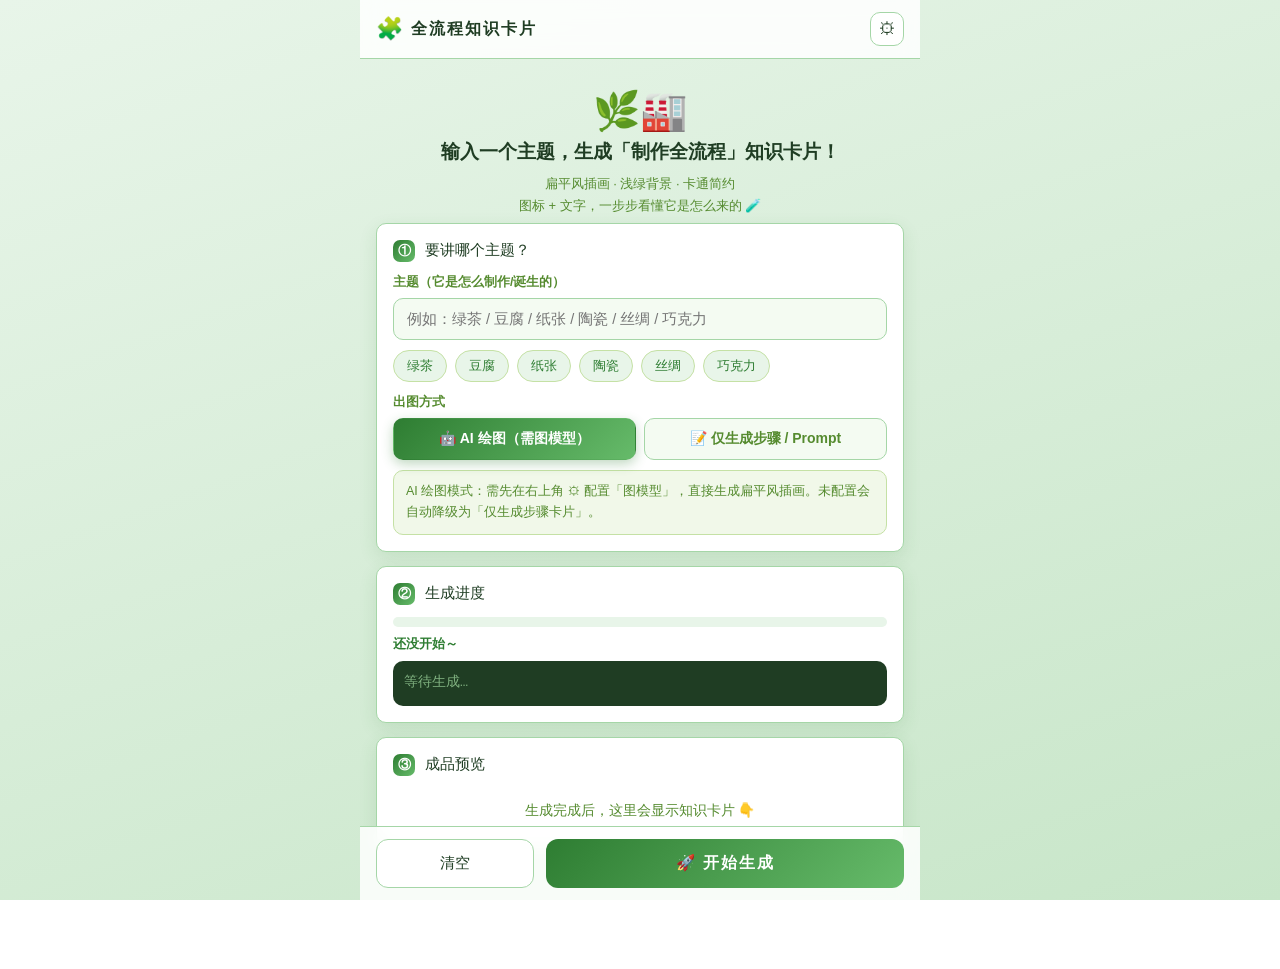
<file: index.html>
<!DOCTYPE html>
<html lang="zh-CN">
<head>
<meta charset="UTF-8">
<meta name="viewport" content="width=device-width, initial-scale=1.0">
<title>全流程知识卡片 · 智能体</title>
<link rel="stylesheet" href="css/styles.css">
</head>
<body>
<div class="app">

  <!-- 顶部状态栏 -->
  <div class="statusbar">
    <div class="sb-left">
      <span class="sb-ic">🧩</span>
      <span class="sb-title">全流程知识卡片</span>
    </div>
    <button class="set-btn" id="setBtn" title="设置模型">⚙</button>
  </div>

  <!-- 主内容 -->
  <div class="content">

    <!-- Hero -->
    <div class="hero">
      <div class="hero-ic">🌿🏭</div>
      <div class="hero-t">输入一个主题，生成「制作全流程」知识卡片！</div>
      <div class="hero-s">扁平风插画 · 浅绿背景 · 卡通简约<br>图标 + 文字，一步步看懂它是怎么来的 🧪</div>
    </div>

    <!-- ① 主题输入 -->
    <div class="card">
      <div class="card-h"><b>①</b> 要讲哪个主题？</div>
      <label class="lbl">主题（它是怎么制作/诞生的）</label>
      <input class="field" id="theme" placeholder="例如：绿茶 / 豆腐 / 纸张 / 陶瓷 / 丝绸 / 巧克力" autocomplete="off">

      <div class="chips" id="chips">
        <span class="chip" data-t="绿茶">绿茶</span>
        <span class="chip" data-t="豆腐">豆腐</span>
        <span class="chip" data-t="纸张">纸张</span>
        <span class="chip" data-t="陶瓷">陶瓷</span>
        <span class="chip" data-t="丝绸">丝绸</span>
        <span class="chip" data-t="巧克力">巧克力</span>
      </div>

      <div class="field-gap"></div>
      <label class="lbl">出图方式</label>
      <div class="seg" id="mode">
        <button class="seg-btn active" data-v="image">🤖 AI 绘图（需图模型）</button>
        <button class="seg-btn" data-v="text">📝 仅生成步骤 / Prompt</button>
      </div>
      <div class="tip" id="modeTip">AI 绘图模式：需先在右上角 ⚙ 配置「图模型」，直接生成扁平风插画。未配置会自动降级为「仅生成步骤卡片」。</div>
    </div>

    <!-- ② 生成进度 -->
    <div class="card">
      <div class="card-h"><b>②</b> 生成进度</div>
      <div class="pbar"><i id="pbar" style="width:0%"></i></div>
      <div class="step-label" id="stepLabel">还没开始～</div>
      <div class="logbox" id="log"><span class="empty">等待生成…</span></div>
    </div>

    <!-- ③ 结果 -->
    <div class="card">
      <div class="card-h"><b>③</b> 成品预览</div>
      <div id="resultEmpty" class="empty">生成完成后，这里会显示知识卡片 👇</div>
      <iframe id="preview" class="preview hidden" title="知识卡片预览"></iframe>
      <div class="result-btns hidden" id="resultBtns">
        <button class="btn-ghost" id="dlBtn">⬇ 下载卡片</button>
        <button class="btn-ghost" id="dlImgBtn">🖼 下载图片</button>
        <button class="btn-ghost" id="newBtn">↗ 新窗口打开</button>
      </div>
    </div>

  </div>

  <!-- 底部操作栏 -->
  <div class="footer-bar">
    <button class="btn-ghost" id="clearBtn">清空</button>
    <button class="btn-main" id="genBtn">🚀 开始生成</button>
  </div>

  <!-- 设置弹窗 -->
  <div class="set-overlay" id="setOverlay">
    <div class="set-panel">
      <div class="set-head">
        <span>⚙ 模型设置</span>
        <button class="set-x" id="setX">✕</button>
      </div>
      <div class="set-tip">配置「自己的大模型 / 画图模型」，地址需为 OpenAI 兼容格式。配置仅保存在本机 <code>.env</code> 文件。</div>

      <div class="set-group-title">🧠 语言大模型（LLM）</div>
      <div class="key-row">
        <label>服务商（常用网址一键填）</label>
        <select class="field" id="llm_provider">
          <option value="custom">自定义 / 其它</option>
          <option value="openai">OpenAI</option>
          <option value="deepseek">DeepSeek 深度求索</option>
          <option value="dashscope">通义千问（阿里）</option>
          <option value="zhipu">智谱 GLM（清华）</option>
          <option value="moonshot">Kimi 月之暗面</option>
          <option value="siliconflow">硅基流动 SiliconFlow</option>
          <option value="volcengine">火山方舟 / 豆包（字节）</option>
          <option value="hunyuan">腾讯混元</option>
          <option value="ollama">Ollama（本机本地）</option>
        </select>
      </div>
      <a class="key-link" id="llmKeyLink" target="_blank" rel="noopener" style="display:none"></a>
      <div class="key-row"><label>模型地址 (Base URL)</label><input class="field" id="llm_base" placeholder="https://api.openai.com/v1"></div>
      <div class="key-row"><label>API Key</label><input class="field" id="llm_key" placeholder="sk-..." type="password"></div>
      <div class="key-row"><label>模型名 (Model)</label><input class="field" id="llm_model" placeholder="gpt-4o-mini / deepseek-chat ..."></div>

      <div class="set-group-title">🎨 图像模型（可选）</div>
      <div class="key-row">
        <label>服务商（常用网址一键填）</label>
        <select class="field" id="img_provider">
          <option value="custom">自定义 / 其它</option>
          <option value="openai">OpenAI（DALL·E / gpt-image-1）</option>
          <option value="siliconflow">硅基流动 SiliconFlow</option>
          <option value="dashscope">通义万相（阿里）</option>
          <option value="volcengine">火山方舟（字节）</option>
        </select>
      </div>
      <a class="key-link" id="imgKeyLink" target="_blank" rel="noopener" style="display:none"></a>
      <div class="key-row"><label>模型地址 (Base URL)</label><input class="field" id="img_base" placeholder="https://api.openai.com/v1"></div>
      <div class="key-row"><label>API Key</label><input class="field" id="img_key" placeholder="sk-..." type="password"></div>
      <div class="key-row"><label>模型名 (Model)</label><input class="field" id="img_model" placeholder="dall-e-3 / gpt-image-1 ..."></div>
      <div class="key-row"><label>图片尺寸 (Size)</label><input class="field" id="img_size" placeholder="1792x1024（横版） / 1024x1024"></div>
      <button class="btn-ghost" id="testImgBtn" style="margin-top:10px;">测试图像模型连通</button>

      <div class="set-foot">
        <button class="btn-ghost" id="testBtn" style="margin-bottom:10px;">测试 LLM 连通</button>
        <button class="btn-main" id="saveBtn">保存设置</button>
      </div>
    </div>
  </div>

  <div class="toast" id="toast"></div>
</div>

<script src="js/app.js"></script>
</body>
</html>
</file>
<file: css/styles.css>
:root{
  --bg1:#e8f5e9; --bg2:#c8e6c9; --card:#ffffff; --line:#a5d6a7;
  --txt:#1f3d23; --sub:#558b2f;
  --main:#2e7d32; --main2:#66bb6a;        /* 草绿 */
  --ink:#1f3d23; --ink2:#33691e;
  --paper:#f1f8e9; --paper2:#e8f5e9;
}
*{box-sizing:border-box;-webkit-tap-highlight-color:transparent}
html,body{margin:0;padding:0;color:var(--txt);
  font-family:"PingFang SC","Microsoft YaHei","Hiragino Sans GB",sans-serif;
  font-size:15px;
  background:linear-gradient(160deg,var(--bg1),var(--bg2));
  background-attachment:fixed;min-height:100vh}
.app{max-width:560px;margin:0 auto;min-height:100vh;background:transparent;display:flex;flex-direction:column}

/* 状态栏 */
.statusbar{position:sticky;top:0;z-index:20;display:flex;align-items:center;justify-content:space-between;
  padding:12px 16px;background:rgba(255,255,255,.85);backdrop-filter:blur(10px);
  border-bottom:1px solid var(--line)}
.sb-left{display:flex;align-items:center;gap:8px}
.sb-ic{font-size:22px}
.sb-title{font-size:16px;font-weight:800;letter-spacing:2px;color:var(--txt)}
.set-btn{background:var(--card);border:1px solid var(--line);color:var(--txt);width:34px;height:34px;
  border-radius:10px;font-size:17px;cursor:pointer;transition:.15s}
.set-btn:active{transform:scale(.92)}

.content{padding:16px 16px 30px;flex:1}

/* Hero */
.hero{text-align:center;padding:14px 0 6px}
.hero-ic{font-size:38px}
.hero-t{font-size:19px;font-weight:800;margin-top:6px;color:var(--txt)}
.hero-s{font-size:13px;color:var(--sub);margin-top:8px;line-height:1.7}

/* 卡片 */
.card{background:var(--card);border:1px solid var(--line);border-radius:10px;padding:16px;margin-bottom:14px;
  box-shadow:0 6px 18px rgba(46,125,50,.12)}
.card-h{font-size:15px;margin-bottom:12px;color:var(--txt)}
.card-h b{display:inline-block;min-width:22px;height:22px;line-height:22px;text-align:center;
  background:linear-gradient(135deg,var(--main),var(--main2));color:#fff;border-radius:7px;
  font-size:13px;margin-right:6px}

.lbl{display:block;font-size:12.5px;color:var(--sub);margin-bottom:7px;font-weight:600}
.field{width:100%;background:#f4fbf2;border:1.5px solid var(--line);border-radius:10px;
  color:var(--txt);padding:12px 13px;font-size:14.5px;outline:none;font-family:inherit;transition:.15s}
.field:focus{border-color:var(--main);background:#fff}
textarea.field{resize:vertical;line-height:1.6}
.field-gap{height:12px}

/* 示例 chips */
.chips{display:flex;flex-wrap:wrap;gap:8px;margin-top:10px}
.chip{background:#e8f5e9;color:var(--main);border:1px solid #c5e1a5;border-radius:99px;
  padding:6px 13px;font-size:13px;cursor:pointer;transition:.15s}
.chip:active{transform:scale(.95)}
.chip:hover{background:#dcedc8}

/* 分段选择 */
.seg{display:flex;gap:8px;flex-wrap:wrap}
.seg-btn{flex:1;min-width:90px;background:#f4fbf2;border:1.5px solid var(--line);color:var(--sub);
  border-radius:10px;padding:11px 10px;font-size:14px;cursor:pointer;transition:.15s;font-weight:600}
.seg-btn.active{background:linear-gradient(135deg,var(--main),var(--main2));color:#fff;border-color:transparent;
  box-shadow:0 4px 12px rgba(46,125,50,.3)}

.tip{font-size:12.5px;color:var(--sub);line-height:1.7;background:#f1f8e9;border:1px solid #c5e1a5;
  border-radius:10px;padding:10px 12px;margin-top:10px}
.tip code{background:#e8f5e9;padding:1px 6px;border-radius:5px;color:var(--main);font-size:12px}

/* 进度 */
.pbar{height:10px;background:#e8f5e9;border-radius:99px;overflow:hidden;margin:4px 0 8px}
.pbar i{display:block;height:100%;width:0;background:linear-gradient(90deg,var(--main),var(--main2));transition:width .4s}
.step-label{font-size:13px;color:var(--main);margin-bottom:8px;font-weight:700}
.logbox{background:#1f3d23;border-radius:10px;padding:11px;font-size:12px;color:#c8e6c9;
  max-height:200px;overflow:auto;line-height:1.7;font-family:ui-monospace,Menlo,Consolas,monospace;white-space:pre-wrap;word-break:break-all}
.logbox .empty{color:#7fb07f}

/* 结果 */
.preview{width:100%;height:620px;border:1px solid var(--line);border-radius:10px;background:#fff;display:block}
.result-btns{display:flex;gap:10px;margin-top:12px;flex-wrap:wrap}
.result-btns .btn-ghost{flex:1;min-width:100px;text-align:center}

/* 按钮 */
.btn-main{background:linear-gradient(135deg,var(--main),var(--main2));color:#fff;border:none;
  border-radius:12px;padding:14px 18px;font-size:15.5px;font-weight:800;cursor:pointer;width:100%;letter-spacing:2px}
.btn-main:active{transform:scale(.98)}
.btn-ghost{background:var(--card);color:var(--txt);border:1.5px solid var(--line);
  border-radius:12px;padding:13px 18px;font-size:14.5px;cursor:pointer;width:100%}
.btn-ghost:active{transform:scale(.98)}
.btn-main:disabled,.btn-ghost:disabled{opacity:.5;cursor:not-allowed}

.footer-bar{display:flex;gap:12px;position:sticky;bottom:0;padding:12px 16px;background:rgba(255,255,255,.85);
  backdrop-filter:blur(10px);border-top:1px solid var(--line)}
.footer-bar{display:flex;gap:12px;position:sticky;bottom:0;padding:12px 16px;background:rgba(255,255,255,.85);
  backdrop-filter:blur(10px);border-top:1px solid var(--line)}
.footer-bar .btn-ghost{flex:0 0 30%}
.footer-bar .btn-main{flex:1}

.hidden{display:none!important}
.empty{color:var(--sub);font-size:13.5px;padding:14px 0;text-align:center}

/* 设置弹窗 */
.set-overlay{position:fixed;inset:0;background:rgba(31,61,35,.5);display:none;align-items:center;justify-content:center;z-index:50;padding:18px}
.set-overlay.show{display:flex}
.set-panel{background:var(--card);border-radius:16px;padding:20px;width:100%;max-width:440px;max-height:90vh;overflow:auto}
.set-head{display:flex;justify-content:space-between;align-items:center;margin-bottom:8px;font-size:17px;font-weight:800}
.set-x{background:none;border:none;color:var(--sub);font-size:20px;cursor:pointer}
.set-tip{font-size:12.5px;color:var(--sub);line-height:1.7;margin-bottom:14px}
.set-tip code{background:#e8f5e9;padding:1px 6px;border-radius:5px;color:var(--main);font-size:12px}
.set-group-title{font-size:14px;font-weight:800;color:var(--txt);margin:14px 0 8px;padding-top:6px;border-top:1px dashed var(--line)}
.set-group-title:first-of-type{border-top:none;padding-top:0}
.key-row{display:flex;flex-direction:column;gap:4px;margin-bottom:10px}
.key-row label{font-size:12.5px;color:var(--sub);font-weight:600}
select.field{appearance:none;-webkit-appearance:none;-moz-appearance:none;cursor:pointer;
  background-image:url("data:image/svg+xml,%3Csvg xmlns='http://www.w3.org/2000/svg' width='12' height='12' viewBox='0 0 24 24'%3E%3Cpath d='M6 9l6 6 6-6' fill='none' stroke='%23558b2f' stroke-width='2.4' stroke-linecap='round' stroke-linejoin='round'/%3E%3C/svg%3E");
  background-repeat:no-repeat;background-position:right 12px center;padding-right:34px}
select.field::-ms-expand{display:none}
.key-link{display:inline-block;font-size:12px;color:var(--main);margin:-2px 0 10px;text-decoration:none;font-weight:600}
.key-link:hover{text-decoration:underline}
.set-foot{margin-top:14px}

.toast{position:fixed;left:50%;bottom:90px;transform:translateX(-50%);background:var(--txt);
  color:#fff;padding:10px 18px;border-radius:99px;font-size:13px;opacity:0;pointer-events:none;
  transition:opacity .25s;z-index:99;max-width:82%;text-align:center}
.toast.show{opacity:1}
</file>
